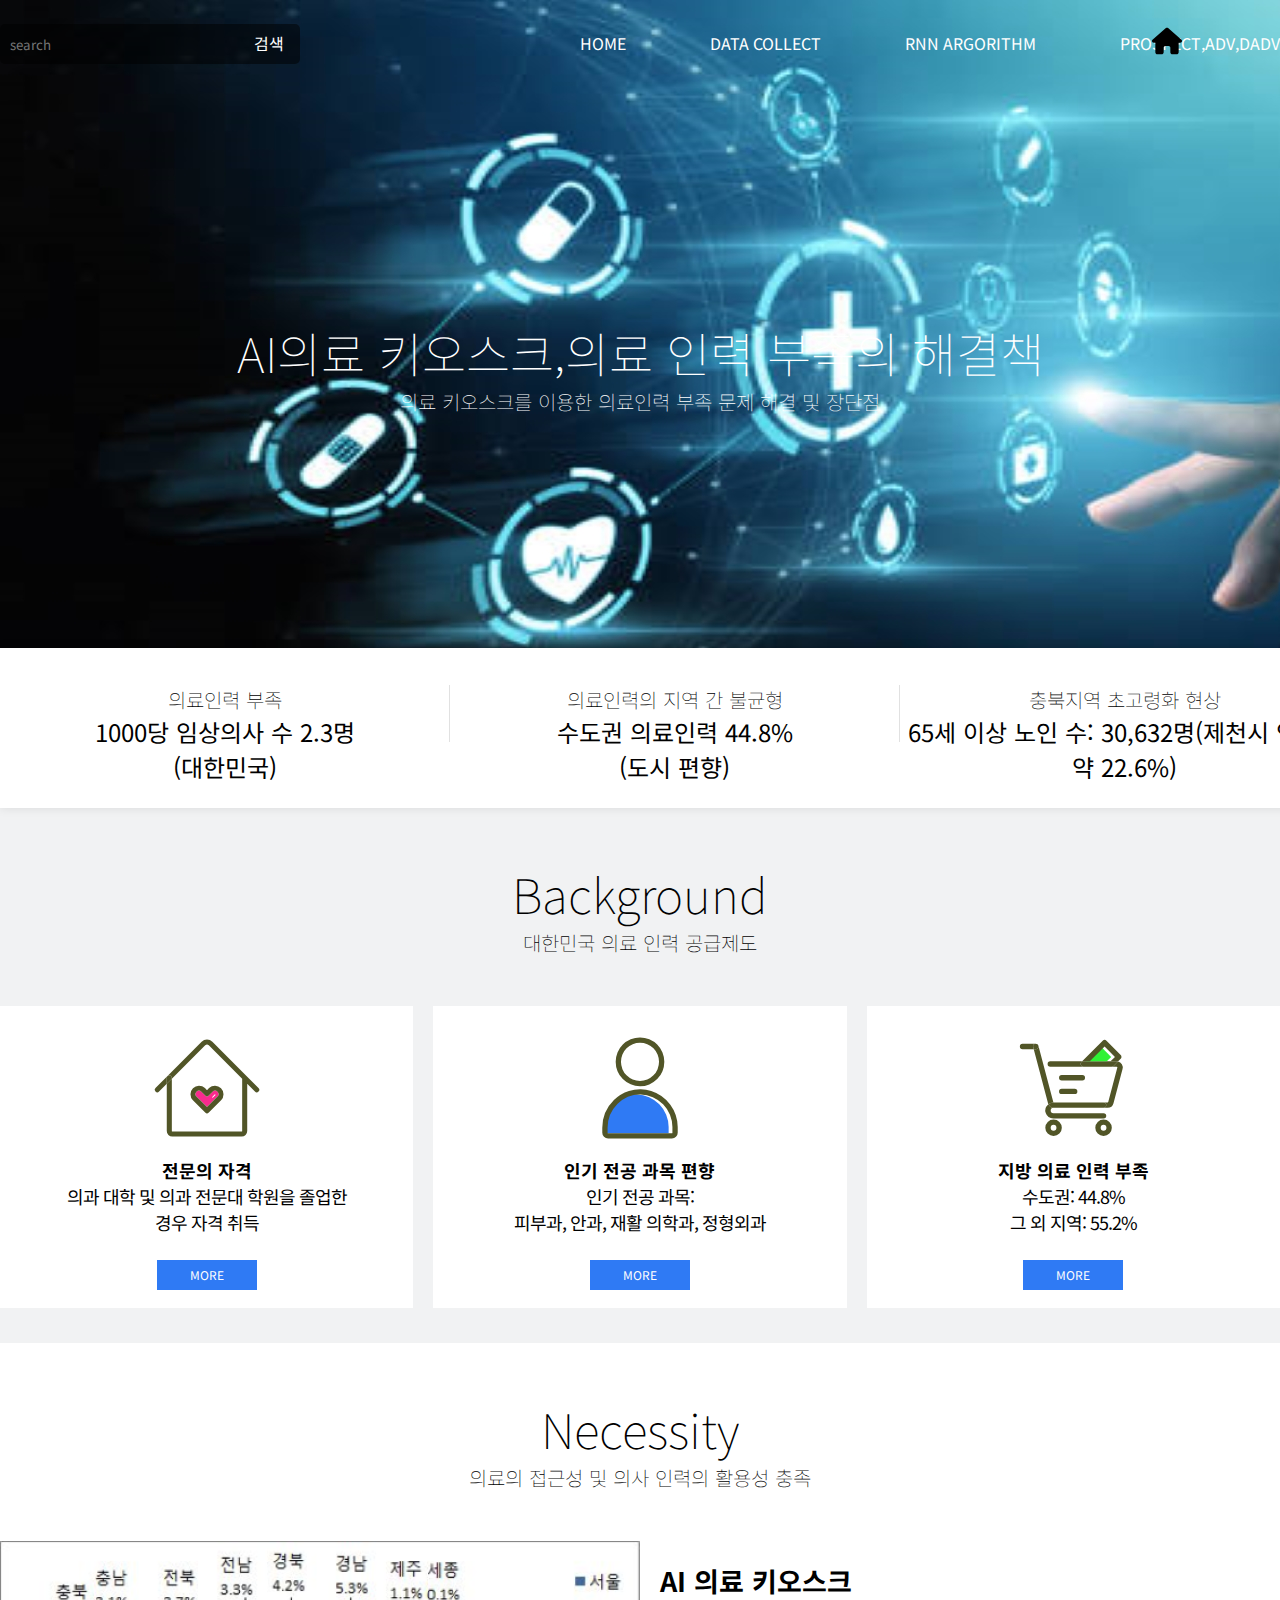
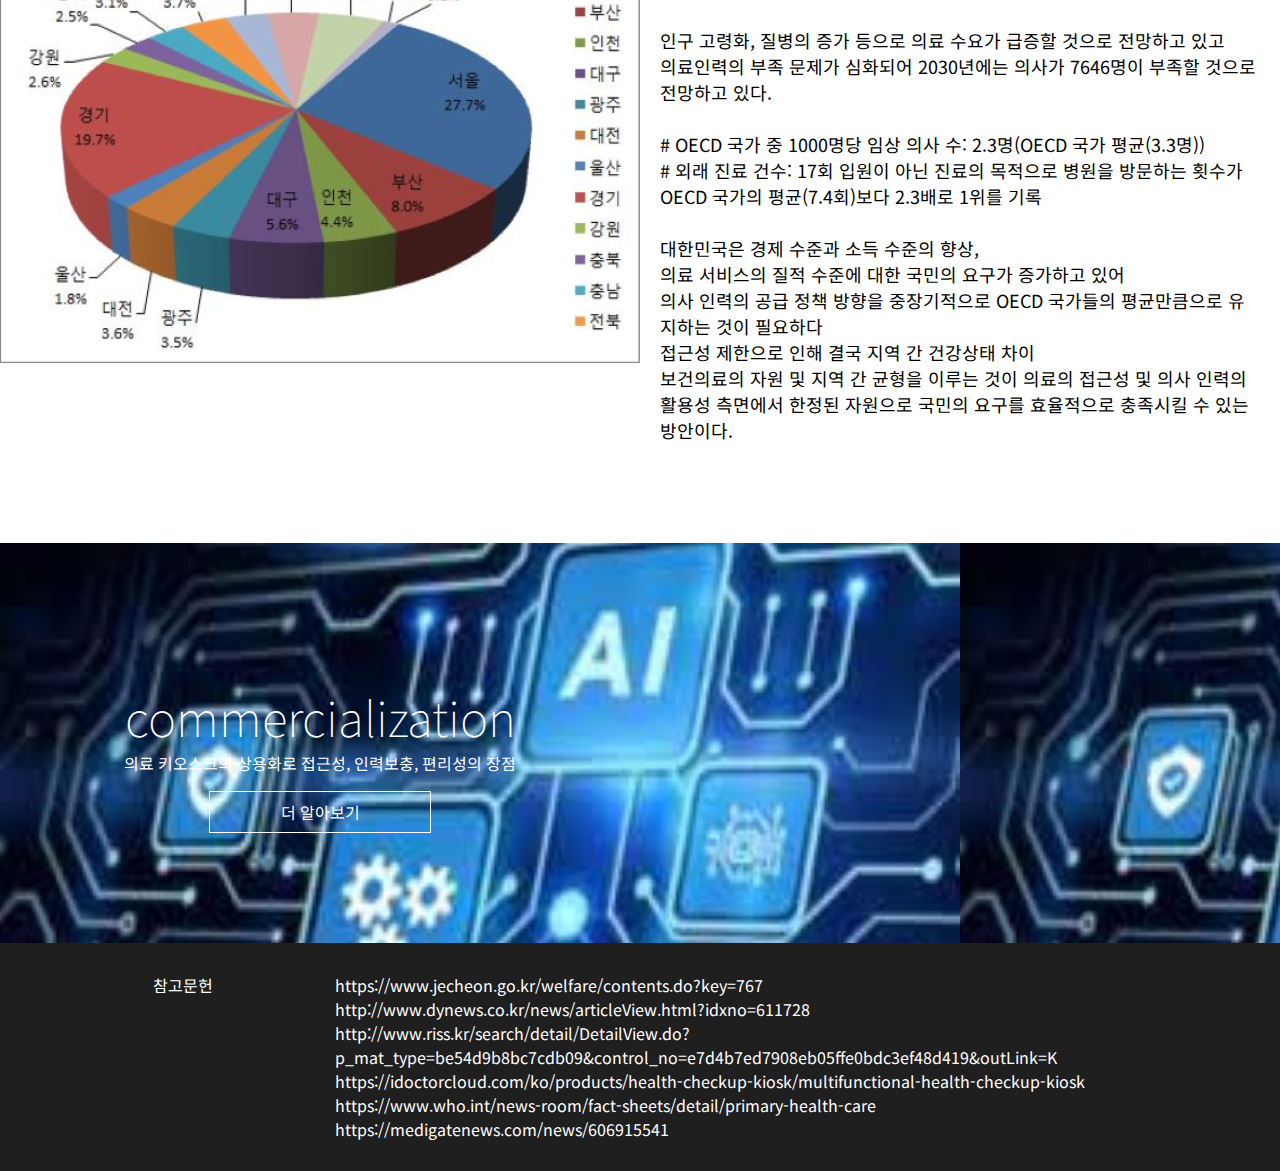
<file: web-end-file/home.html>
<!doctype html>
<html lang="ko">
  <head>
    <meta charset="UTF-8">
    <title>medical-kiosk.com</title>
    <link href="https://fonts.googleapis.com/css2?family=Noto+Sans+KR&display=swap" rel="stylesheet">
    <link rel="stylesheet" type="text/css" href="style1.css">
  </head>
  <body>
    <div class="wrap">
      <div class="intro_bg">
        <div class="header">
          <div class="searchArea">
            <form>
              <input type="search" placeholder="search">
              <span>검색</span>
            </form>
          </div>
          <div class="home">
            <a href="index.html">
              <img src="house-solid.svg" width="30px" height="30px">
            </a>
          </div>
          <ul class="nav">
            <li><a href="home.html">HOME</a></li>
            <li><a href="home2.html">DATA COLLECT</a></li>
            <li><a href="home3.html">RNN ARGORITHM </a></li>
            <li><a href="home4.html">PROSPECT,ADV,DADV</a></li>
          </ul>
        </div>
        <div class="intro_text">
          <h1>AI의료 키오스크,의료 인력 부족의 해결책</h1>
          <h4 class="contents1">의료 키오스크를 이용한 의료인력 부족 문제 해결 및 장단점</h4>
        </div>
      </div>
      </div>
      <!-- intro end-->
      <ul class="amount">
        <li>
          <div>
            <div class="contents1">의료인력 부족</div>
            <div class="result">1000당 임상의사 수 2.3명<br>(대한민국)</div>
          </div>
        </li>
        <li>
          <div>
            <div class="contents1">의료인력의 지역 간 불균형</div>
            <div class="result">수도권 의료인력 44.8%<br>(도시 편향)</div>
          </div>
        </li>
        <li>
          <div>
            <div class="contents1">충북지역 초고령화 현상</div>
            <div class="result"> 65세 이상 노인 수: 30,632명(제천시 인구의 약 22.6%)</div>
          </div>
        </li>
        <li>
            <div>
              <div class="contents1">충북 지역의 의료인력(종합병원 수)</div>
              <div class="result">전국 평균0.81개 충북 평균0.62개</div>
            </div>
        </li>
      </ul>
      <!-- amount end -->

      <div class="main_text0">
        <h1>Background</h1>
        <div class="contents1">대한민국 의료 인력 공급제도</div>
        
        <ul class="icons">
          <li>
            <div class="icon_img">
              <img src="im/icon2.svg">
            </div>
            <div class="contents1_bold">전문의 자격</div>
            <div class="contents2">
              의과 대학 및 의과 전문대 학원을 졸업한 경우 자격 취득
            </div>
            <div class="more">
            <a href="http://www.riss.kr/search/detail/DetailView.do?p_mat_type=be54d9b8bc7cdb09&control_no=e7d4b7ed7908eb05ffe0bdc3ef48d419&outLink=K
            ">MORE</a>
            </div>
          </li>

          <li>
            <div class="icon_img">
              <img src="im/icon0.svg">
            </div>
            <div class="contents1_bold">인기 전공 과목 편향</div>
            <div class="contents2">
                인기 전공 과목:<br> 피부과, 안과, 재활 의학과, 정형외과
            </div>
            <div class="more">
            <a href="https://more-money-no-problems.tistory.com/324">MORE</a>
            </div>
          </li>

          <li>
            <div class="icon_img">
              <img src="im/icon1.svg">
            </div>
            <div class="contents1_bold">지방 의료 인력 부족</div>
            <div class="contents2">
                수도권: 44.8% <br>그 외 지역: 55.2%
            </div>
            <div class="more">
            <a href="https://www.kci.go.kr/kciportal/ci/sereArticleSearch/ciSereArtiView.kci?sereArticleSearchBean.artiId=ART002800433
            ">MORE</a>
            </div>
          </li>
        </ul>
      </div>

      <div class="main_text1">
        <h1>Necessity</h1>
        <div class="contents1">의료의 접근성 및 의사 인력의 활용성 충족</div>
        <div class="service">
          <div class="food_photo">
            <img src="im/local2.png">
          </div>
          <div class="contents2">
              <h2>AI 의료 키오스크</h2>
              인구 고령화, 질병의 증가 등으로 의료 수요가 급증할 것으로 전망하고 있고<br>
              의료인력의 부족 문제가 심화되어 2030년에는 의사가 7646명이 부족할 것으로 전망하고 있다. <br><br>
              # OECD 국가 중 1000명당 임상 의사 수: 2.3명(OECD 국가 평균(3.3명)) <br>
              
              # 외래 진료 건수: 17회 입원이 아닌 진료의 목적으로 병원을 방문하는 횟수가 OECD 국가의 평균(7.4회)보다 2.3배로 1위를 기록<br><br>
              대한민국은 경제 수준과 소득 수준의 향상, <br>
              의료 서비스의 질적 수준에 대한 국민의 요구가 증가하고 있어 <br>
              
              의사 인력의 공급 정책 방향을 중장기적으로 OECD 국가들의 평균만큼으로 유지하는 것이 필요하다 <br>
              접근성 제한으로 인해 결국 지역 간 건강상태 차이<br>
              보건의료의 자원 및 지역 간 균형을 이루는 것이 의료의 접근성 및 의사 인력의 활용성 측면에서 한정된 자원으로 국민의 요구를 효율적으로 충족시킬 수 있는 방안이다. <br>
          </div>
        </div>
      </div>

      <div class="main_text2">
        <ul>
          <li>
            <div><h1>commercialization</h1></div>
            <div>의료 키오스크의 상용화로 접근성, 인력보충, 편리성의 장점</div>
            <div class="more2"><a href=" https://medigatenews.com/news/606915541">더 알아보기</a></div>
          </li>
          <li></li>
        </ul>
      </div>

      <div class="footer">
        <div>참고문헌</div>
        <div>
          <a href="https://www.jecheon.go.kr/welfare/contents.do?key=767">https://www.jecheon.go.kr/welfare/contents.do?key=767</a><br>
          <a href="http://www.dynews.co.kr/news/articleView.html?idxno=611728">http://www.dynews.co.kr/news/articleView.html?idxno=611728</a><br>
          <a href="http://www.riss.kr/search/detail/DetailView.do?p_mat_type=be54d9b8bc7cdb09&control_no=e7d4b7ed7908eb05ffe0bdc3ef48d419&outLink=K">http://www.riss.kr/search/detail/DetailView.do?p_mat_type=be54d9b8bc7cdb09&control_no=e7d4b7ed7908eb05ffe0bdc3ef48d419&outLink=K</a><br>
          <a href="https://idoctorcloud.com/ko/products/health-checkup-kiosk/multifunctional-health-checkup-kiosk">https://idoctorcloud.com/ko/products/health-checkup-kiosk/multifunctional-health-checkup-kiosk</a><br>
          <a href="https://www.who.int/news-room/fact-sheets/detail/primary-health-care">https://www.who.int/news-room/fact-sheets/detail/primary-health-care</a><br>
          <a href="https://medigatenews.com/news/606915541">https://medigatenews.com/news/606915541</a><br> 
        </div>
      </div>
    </div>
  </body>
</html>
</file>
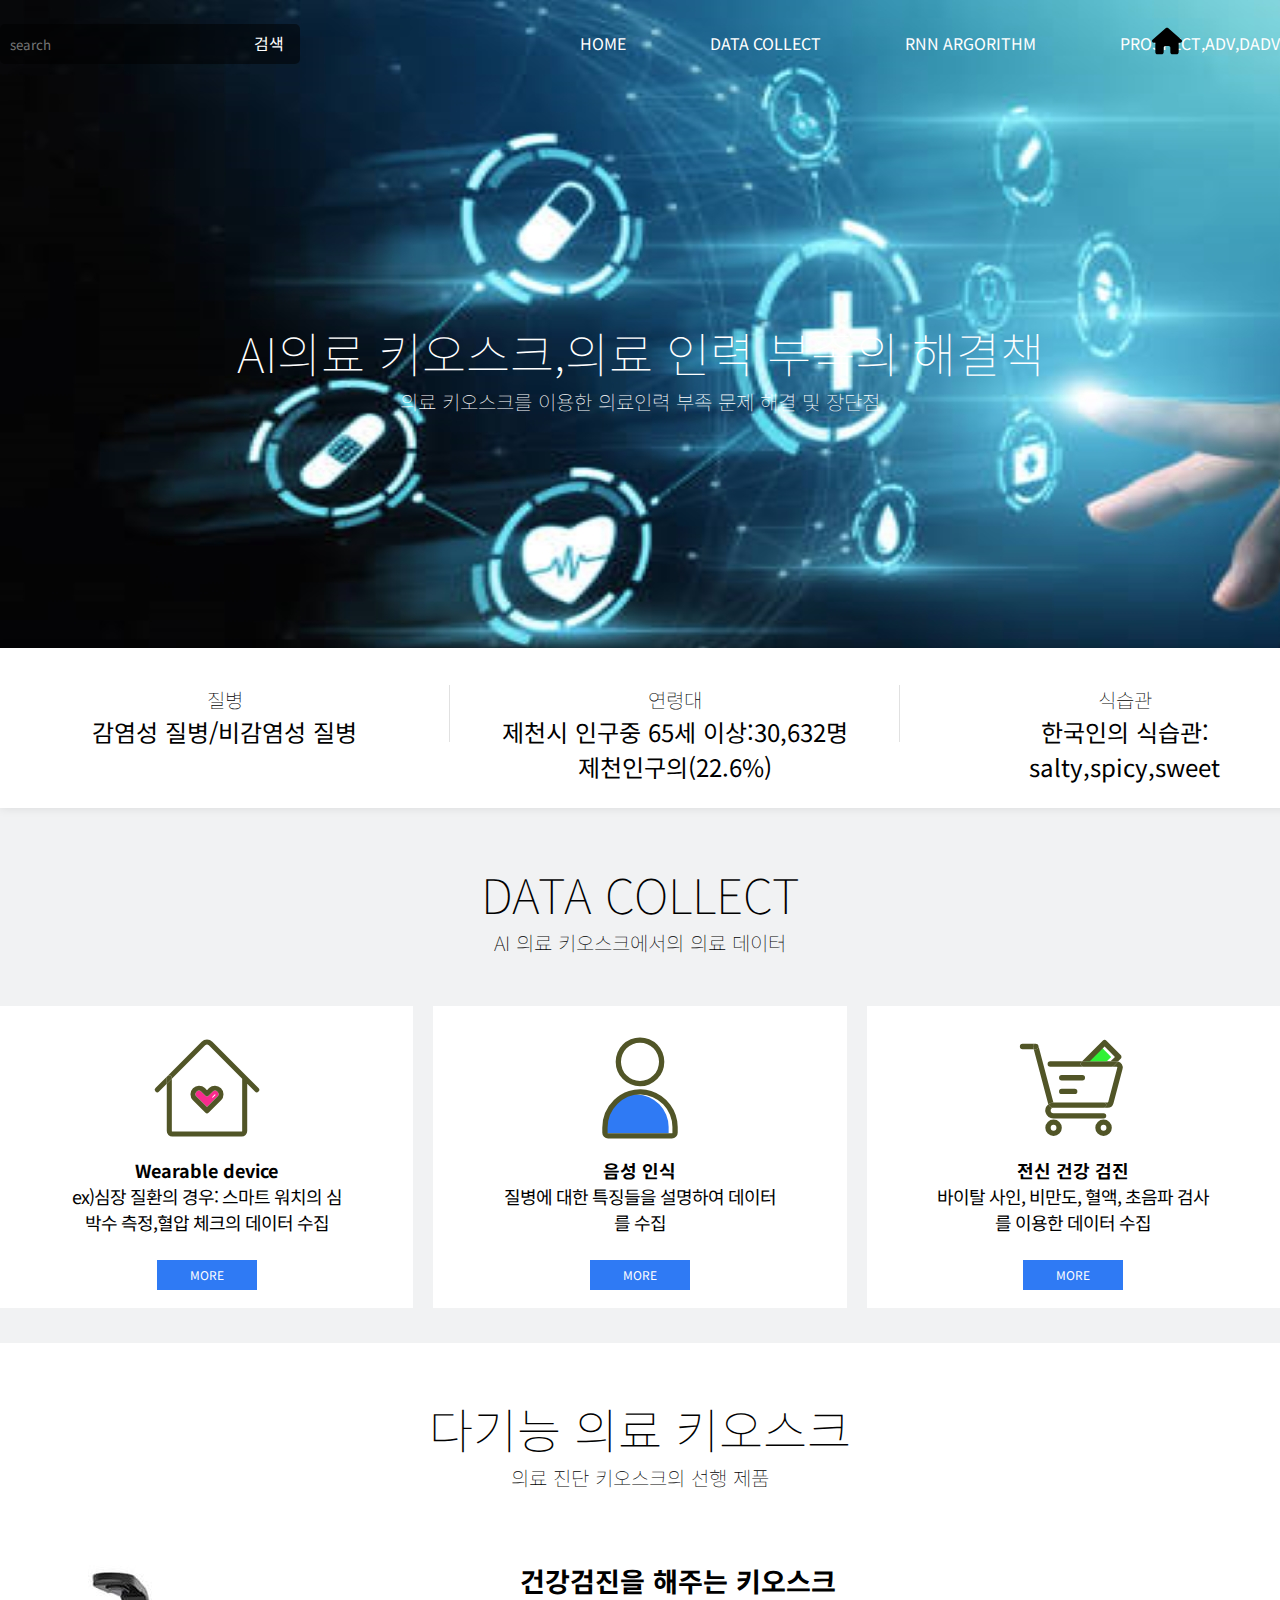
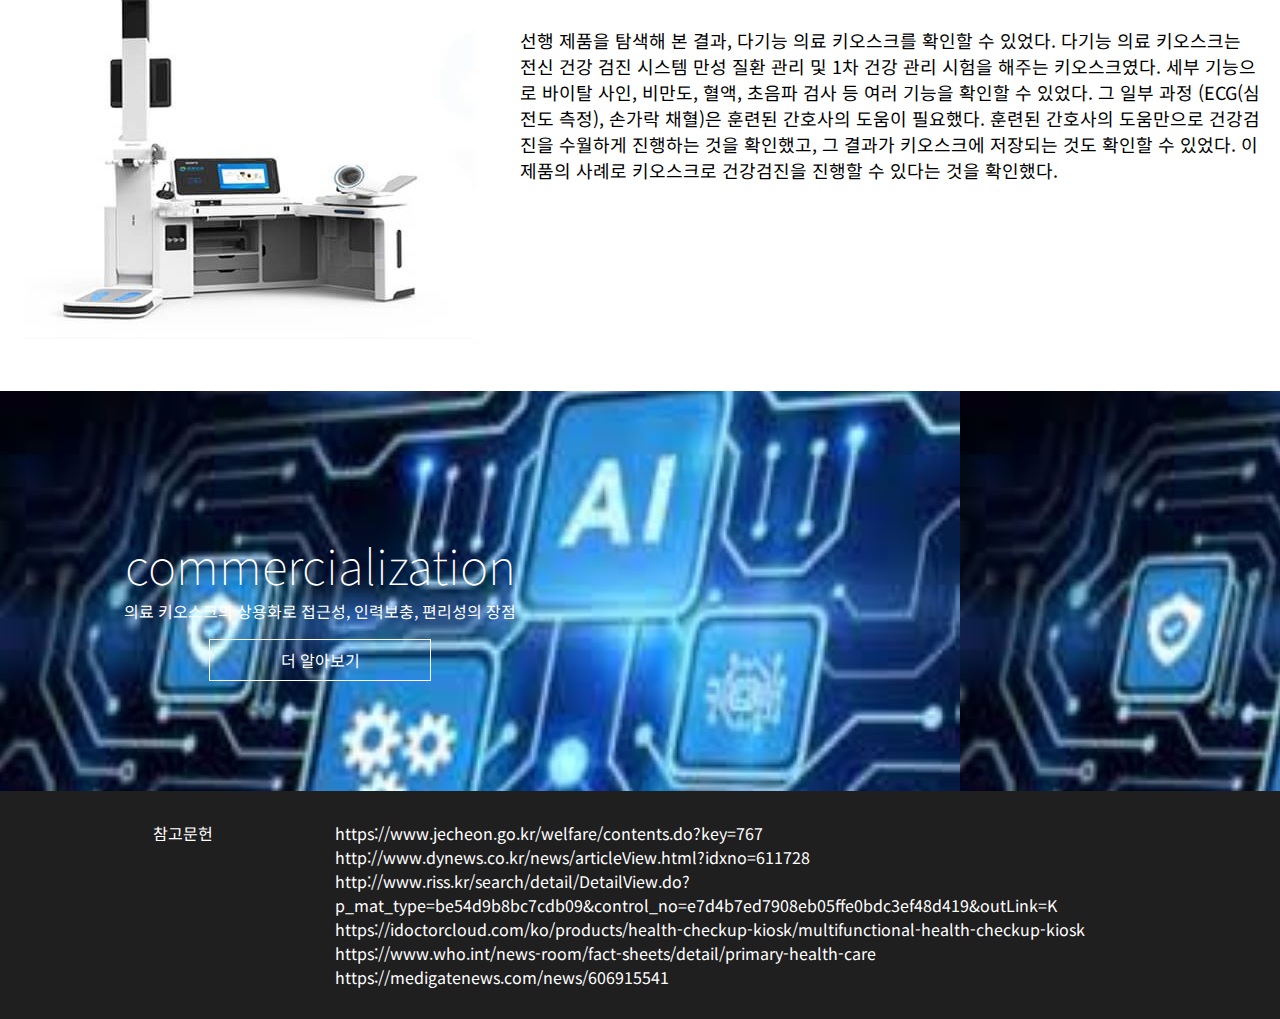
<file: web-end-file/home2.html>
<!doctype html>
<html lang="ko">
  <head>
    <meta charset="UTF-8">
    <title>medical-kiosk.com</title>
    <link href="https://fonts.googleapis.com/css2?family=Noto+Sans+KR&display=swap" rel="stylesheet">
    <link rel="stylesheet" type="text/css" href="style2.css">
  </head>
  <body>
    <div class="wrap">
      <div class="intro_bg">
        <div class="header">
          <div class="searchArea">
            <form>
              <input type="search" placeholder="search">
              <span>검색</span>
            </form>
          </div>
          <div class="home">
            <a href="index.html">
              <img src="house-solid.svg" width="30px" height="30px">
            </a>
          </div>
          <ul class="nav">
            <li><a href="home.html">HOME</a></li>
            <li><a href="home2.html">DATA COLLECT</a></li>
            <li><a href="home3.html">RNN ARGORITHM</a></li>
            <li><a href="home4.html">PROSPECT,ADV,DADV</a></li>
          </ul>
        </div>
        <div class="intro_text">
          <h1>AI의료 키오스크,의료 인력 부족의 해결책</h1>
          <h4 class="contents1">의료 키오스크를 이용한 의료인력 부족 문제 해결 및 장단점</h4>
        </div>
      </div>
      </div>
      <!-- intro end-->
      <ul class="amount">
        <li>
          <div>
            <div class="contents1">질병</div>
            <div class="result">감염성 질병/비감염성 질병</div>
          </div>
        </li>
        <li>
          <div>
            <div class="contents1">연령대</div>
            <div class="result">제천시 인구중 65세 이상:30,632명<br>제천인구의(22.6%)</div>
          </div>
        </li>
        <li>
          <div>
            <div class="contents1">식습관</div>
            <div class="result">한국인의 식습관:<br>salty,spicy,sweet</div>
          </div>
        </li>
        <li>
            <div>
              <div class="contents1">만성질환</div>
              <div class="result">당뇨병, 심혈관 질환, 만성 호흡기 질환,암</div>
            </div>
        </li>
      </ul>
      <!-- amount end -->

      <div class="main_text0">
        <h1>DATA COLLECT</h1>
        <div class="contents1">AI 의료 키오스크에서의 의료 데이터</div>
        
        <ul class="icons">
          <li>
            <div class="icon_img">
              <img src="im/icon2.svg">
            </div>
            <div class="contents1_bold">Wearable device </div>
            <div class="contents2">
                ex)심장 질환의 경우: 스마트 워치의 심박수 측정,혈압 체크의 데이터 수집
            </div>
            <div class="more">
            <a href="https://nhj12311.tistory.com/153">MORE</a>
            </div>
          </li>

          <li>
            <div class="icon_img">
              <img src="im/icon0.svg">
            </div>
            <div class="contents1_bold">음성 인식</div>
            <div class="contents2">
               질병에 대한 특징들을 설명하여 데이터를 수집
            </div>
            <div class="more">
            <a href="https://www.docdocdoc.co.kr/news/articleView.html?idxno=2013256">MORE</a>
            </div>
          </li>

          <li>
            <div class="icon_img">
              <img src="im/icon1.svg">
            </div>
            <div class="contents1_bold">전신 건강 검진</div>
            <div class="contents2">
              바이탈 사인, 비만도, 혈액, 초음파 검사를 이용한 데이터 수집
            </div>
            <div class="more">
            <a href="https://idoctorcloud.com/ko/products/health-checkup-kiosk/multifunctional-health-checkup-kiosk">MORE</a>
            </div>
          </li>
        </ul>
      </div>

      <div class="main_text1">
        <h1>다기능 의료 키오스크</h1>
        <div class="contents1">의료 진단 키오스크의 선행 제품</div>
        <div class="service">
          <div class="food_photo">
            <img src="im/Medical-kiosk2.jpg">
          </div>
          <div class="contents2">
              <h2>건강검진을 해주는 키오스크</h2>
              선행 제품을 탐색해 본 결과, 다기능 의료 키오스크를 확인할 수 있었다. 
              다기능 의료 키오스크는 전신 건강 검진 시스템 만성 질환 관리 및 1차 건강 관리 시험을 해주는 키오스크였다. 
              세부 기능으로 바이탈 사인, 비만도, 혈액, 초음파 검사 등 여러 기능을 확인할 수 있었다. 그 일부 과정 (ECG(심전도 측정), 
              손가락 채혈)은 훈련된 간호사의 도움이 필요했다.  훈련된 간호사의 도움만으로 건강검진을 수월하게 진행하는 것을 확인했고, 
              그 결과가 키오스크에 저장되는 것도 확인할 수 있었다. 이 제품의 사례로 키오스크로 건강검진을 진행할 수 있다는 것을 확인했다.
          </div>
        </div>
      </div>

      <div class="main_text2">
        <ul>
          <li>
            <div><h1>commercialization</h1></div>
            <div>의료 키오스크의 상용화로 접근성, 인력보충, 편리성의 장점</div>
            <div class="more2"><a href=" https://medigatenews.com/news/606915541">더 알아보기</a></div>
          </li>
          <li></li>
        </ul>
      </div>

      <div class="footer">
        <div>참고문헌</div>
        <div>
          <a href="https://www.jecheon.go.kr/welfare/contents.do?key=767">https://www.jecheon.go.kr/welfare/contents.do?key=767</a><br>
          <a href="http://www.dynews.co.kr/news/articleView.html?idxno=611728">http://www.dynews.co.kr/news/articleView.html?idxno=611728</a><br>
          <a href="http://www.riss.kr/search/detail/DetailView.do?p_mat_type=be54d9b8bc7cdb09&control_no=e7d4b7ed7908eb05ffe0bdc3ef48d419&outLink=K">http://www.riss.kr/search/detail/DetailView.do?p_mat_type=be54d9b8bc7cdb09&control_no=e7d4b7ed7908eb05ffe0bdc3ef48d419&outLink=K</a><br>
          <a href="https://idoctorcloud.com/ko/products/health-checkup-kiosk/multifunctional-health-checkup-kiosk">https://idoctorcloud.com/ko/products/health-checkup-kiosk/multifunctional-health-checkup-kiosk</a><br>
          <a href="https://www.who.int/news-room/fact-sheets/detail/primary-health-care">https://www.who.int/news-room/fact-sheets/detail/primary-health-care</a><br>
          <a href="https://medigatenews.com/news/606915541">https://medigatenews.com/news/606915541</a><br> 
        </div>
      </div>
    </div>
  </body>
</html>
</file>
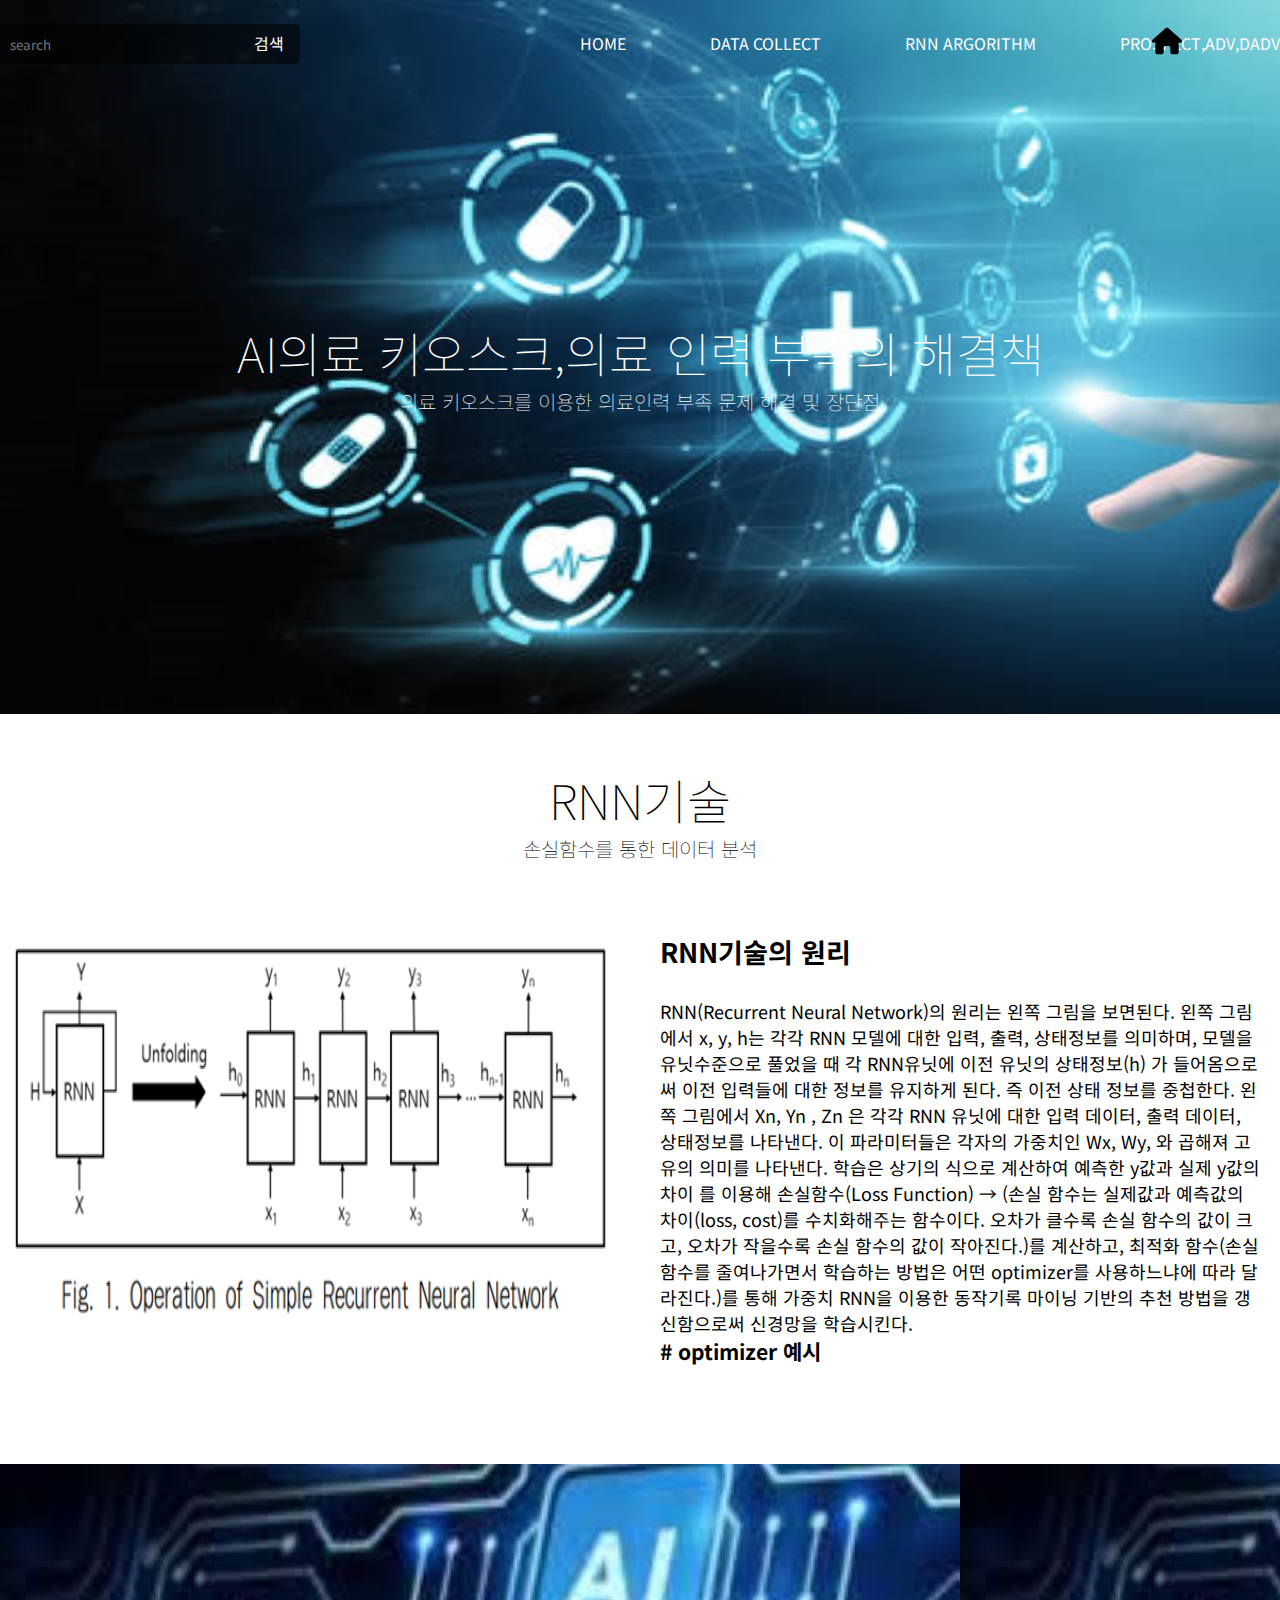
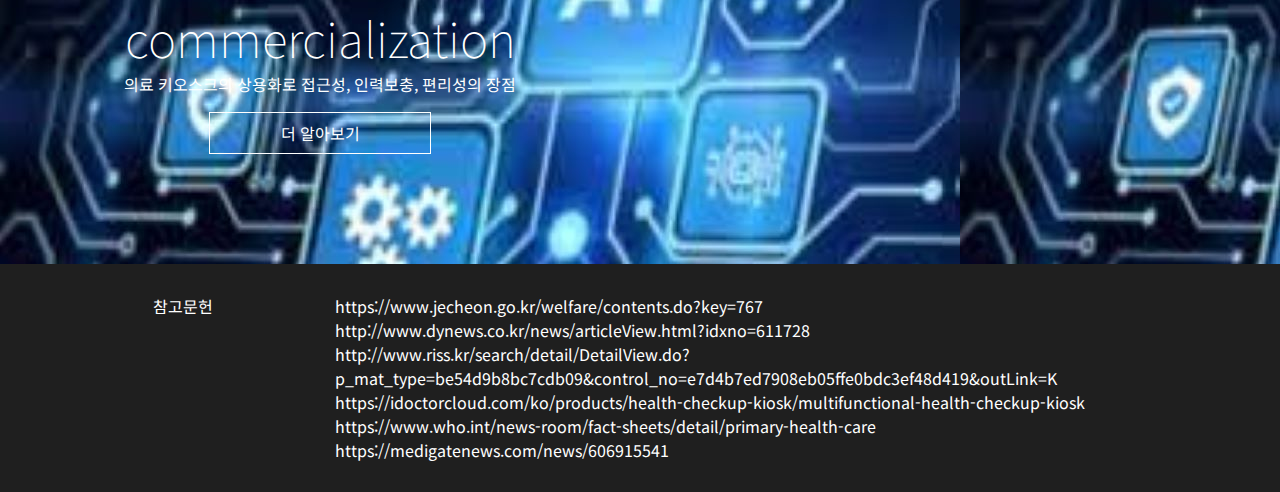
<file: web-end-file/home3.html>
<!doctype html>
<html lang="ko">
  <head>
    <meta charset="UTF-8">
    <title>medical-kiosk.com</title>
    <link href="https://fonts.googleapis.com/css2?family=Noto+Sans+KR&display=swap" rel="stylesheet">
    <link rel="stylesheet" type="text/css" href="style3.css">
  </head>
  <body>
    <div class="wrap">
      <div class="intro_bg">
        <div class="header">
          <div class="searchArea">
            <form>
              <input type="search" placeholder="search">
              <span>검색</span>
            </form>
          </div>
          <div class="home">
            <a href="index.html">
              <img src="house-solid.svg" width="30px" height="30px">
            </a>
          </div>
          <ul class="nav">
            <li><a href="home.html">HOME</a></li>
            <li><a href="home2.html">DATA COLLECT</a></li>
            <li><a href="home3.html">RNN ARGORITHM</a></li>
            <li><a href="home4.html">PROSPECT,ADV,DADV</a></li>
          </ul>
        </div>
        <div class="intro_text">
          <h1>AI의료 키오스크,의료 인력 부족의 해결책</h1>
          <h4 class="contents1">의료 키오스크를 이용한 의료인력 부족 문제 해결 및 장단점</h4>
        </div>
      </div>
      </div>
      <!-- intro end-->
      <div class="main_text1">
        <h1>RNN기술</h1>
        <div class="contents1">손실함수를 통한 데이터 분석</div>
        <div class="service">
          <div class="food_photo">
            <img src="im/RNNdata2.png">
          </div>
          <div class="contents2">
              <h2>RNN기술의 원리</h2>
              RNN(Recurrent Neural Network)의 원리는 왼쪽 그림을 보면된다. 
              왼쪽 그림에서 x, y, h는 각각 RNN 모델에 대한 입력, 출력, 상태정보를 의미하며,
              모델을 유닛수준으로 풀었을 때 각 RNN유닛에 이전 유닛의 상태정보(h) 가 들어옴으로써 이전 입력들에 대한 정보를 유지하게 된다.
              즉 이전 상태 정보를 중첩한다. 왼쪽 그림에서 Xn, Yn , Zn 은 각각 RNN 유닛에 대한 입력 데이터, 출력 데이터, 상태정보를 나타낸다.
              이 파라미터들은 각자의 가중치인 Wx, Wy, 와 곱해져 고유의 의미를 나타낸다. 
              학습은 상기의 식으로 계산하여 예측한 y값과 실제 y값의 차이 를 이용해 손실함수(Loss Function) → (손실 함수는 실제값과 예측값의 차이(loss, cost)를 수치화해주는 함수이다. 
              오차가 클수록 손실 함수의 값이 크고, 오차가 작을수록 손실 함수의 값이 작아진다.)를 계산하고, 
              최적화 함수(손실함수를 줄여나가면서 학습하는 방법은 어떤 optimizer를 사용하느냐에 따라 달라진다.)를 통해
              가중치 RNN을 이용한 동작기록 마이닝 기반의 추천 방법을 갱신함으로써 신경망을 학습시킨다.
              <h3><a href="https://dbstndi6316.tistory.com/297"># optimizer 예시</a></h3>
          </div>
        </div>
      </div>

      <div class="main_text2">
        <ul>
          <li>
            <div><h1>commercialization</h1></div>
            <div>의료 키오스크의 상용화로 접근성, 인력보충, 편리성의 장점</div>
            <div class="more2"><a href=" https://medigatenews.com/news/606915541">더 알아보기</a> </div>
          </li>
          <li></li>
        </ul>
      </div>

      <div class="footer">
        <div>참고문헌</div>
        <div>
          <a href="https://www.jecheon.go.kr/welfare/contents.do?key=767">https://www.jecheon.go.kr/welfare/contents.do?key=767</a><br>
          <a href="http://www.dynews.co.kr/news/articleView.html?idxno=611728">http://www.dynews.co.kr/news/articleView.html?idxno=611728</a><br>
          <a href="http://www.riss.kr/search/detail/DetailView.do?p_mat_type=be54d9b8bc7cdb09&control_no=e7d4b7ed7908eb05ffe0bdc3ef48d419&outLink=K">http://www.riss.kr/search/detail/DetailView.do?p_mat_type=be54d9b8bc7cdb09&control_no=e7d4b7ed7908eb05ffe0bdc3ef48d419&outLink=K</a><br>
          <a href="https://idoctorcloud.com/ko/products/health-checkup-kiosk/multifunctional-health-checkup-kiosk">https://idoctorcloud.com/ko/products/health-checkup-kiosk/multifunctional-health-checkup-kiosk</a><br>
          <a href="https://www.who.int/news-room/fact-sheets/detail/primary-health-care">https://www.who.int/news-room/fact-sheets/detail/primary-health-care</a><br>
          <a href="https://medigatenews.com/news/606915541">https://medigatenews.com/news/606915541</a><br> 
        </div>
      </div>
    </div>
  </body>
</html>
</file>
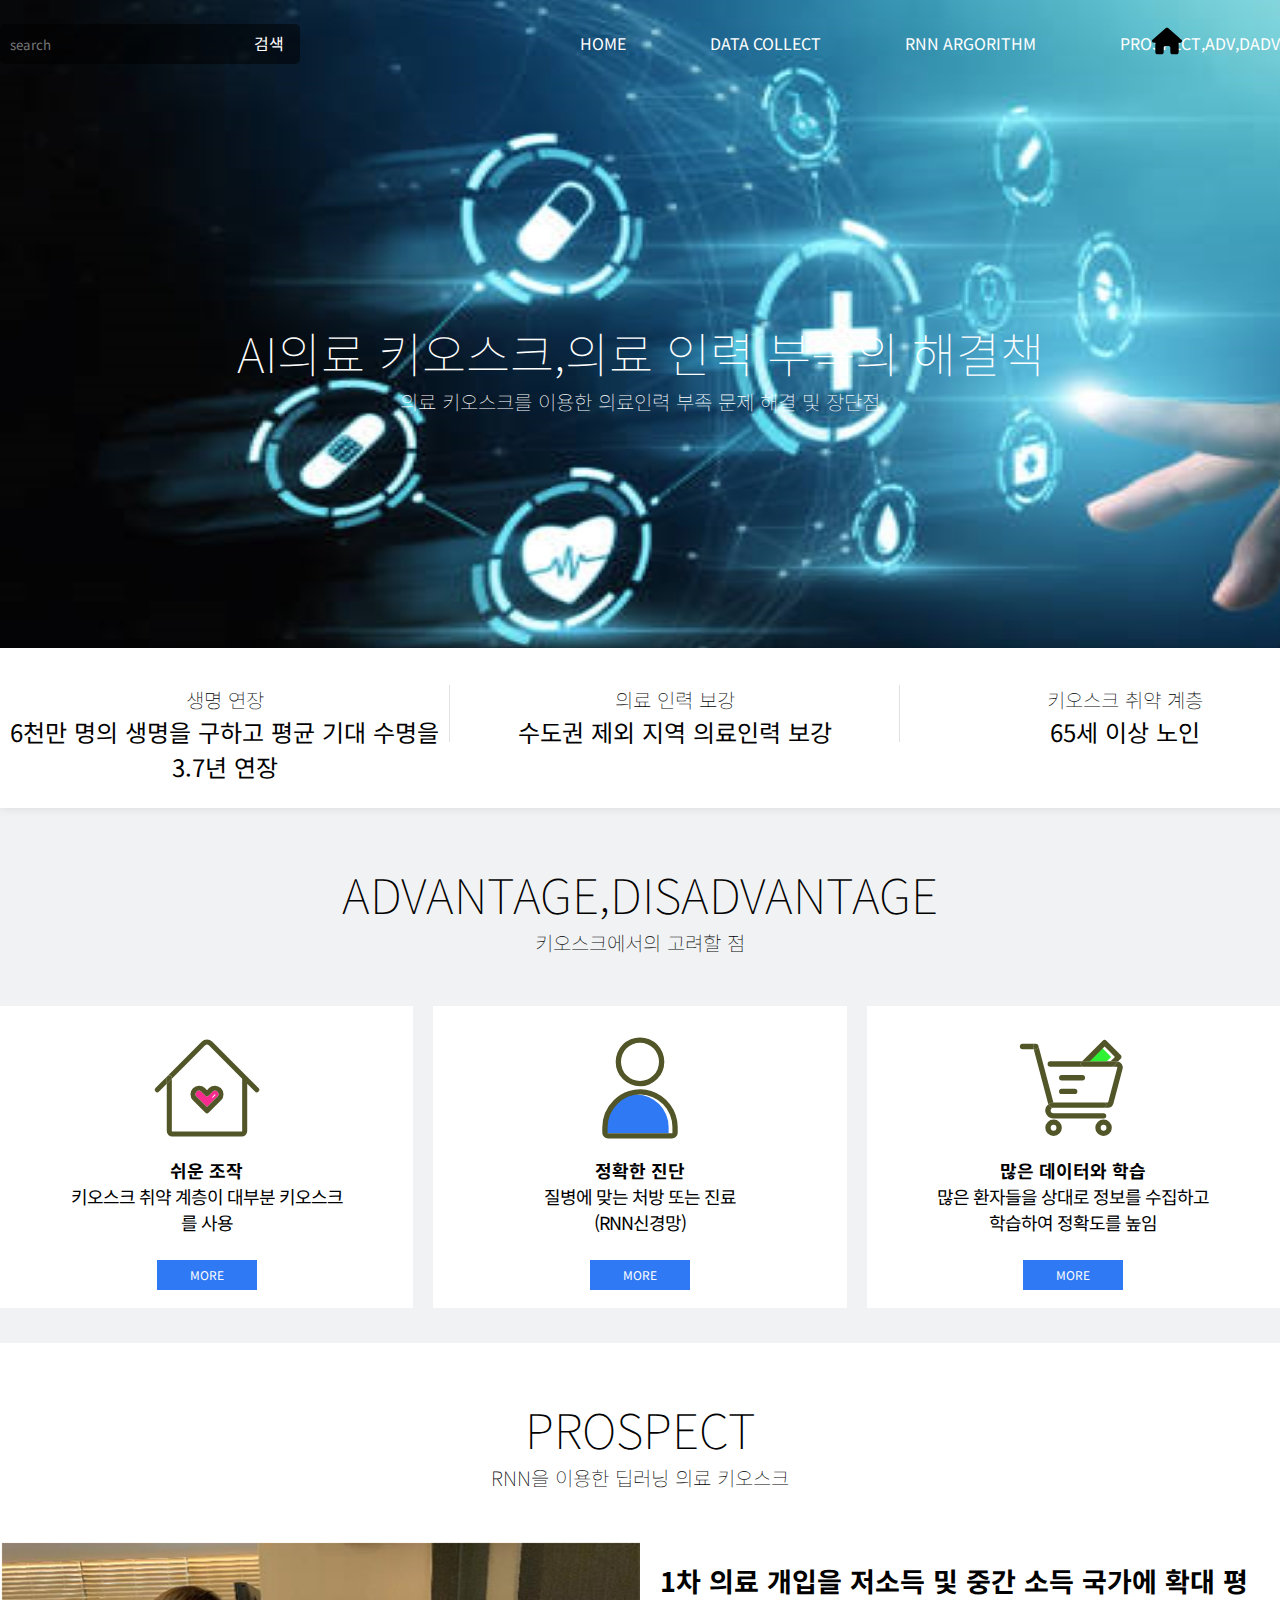
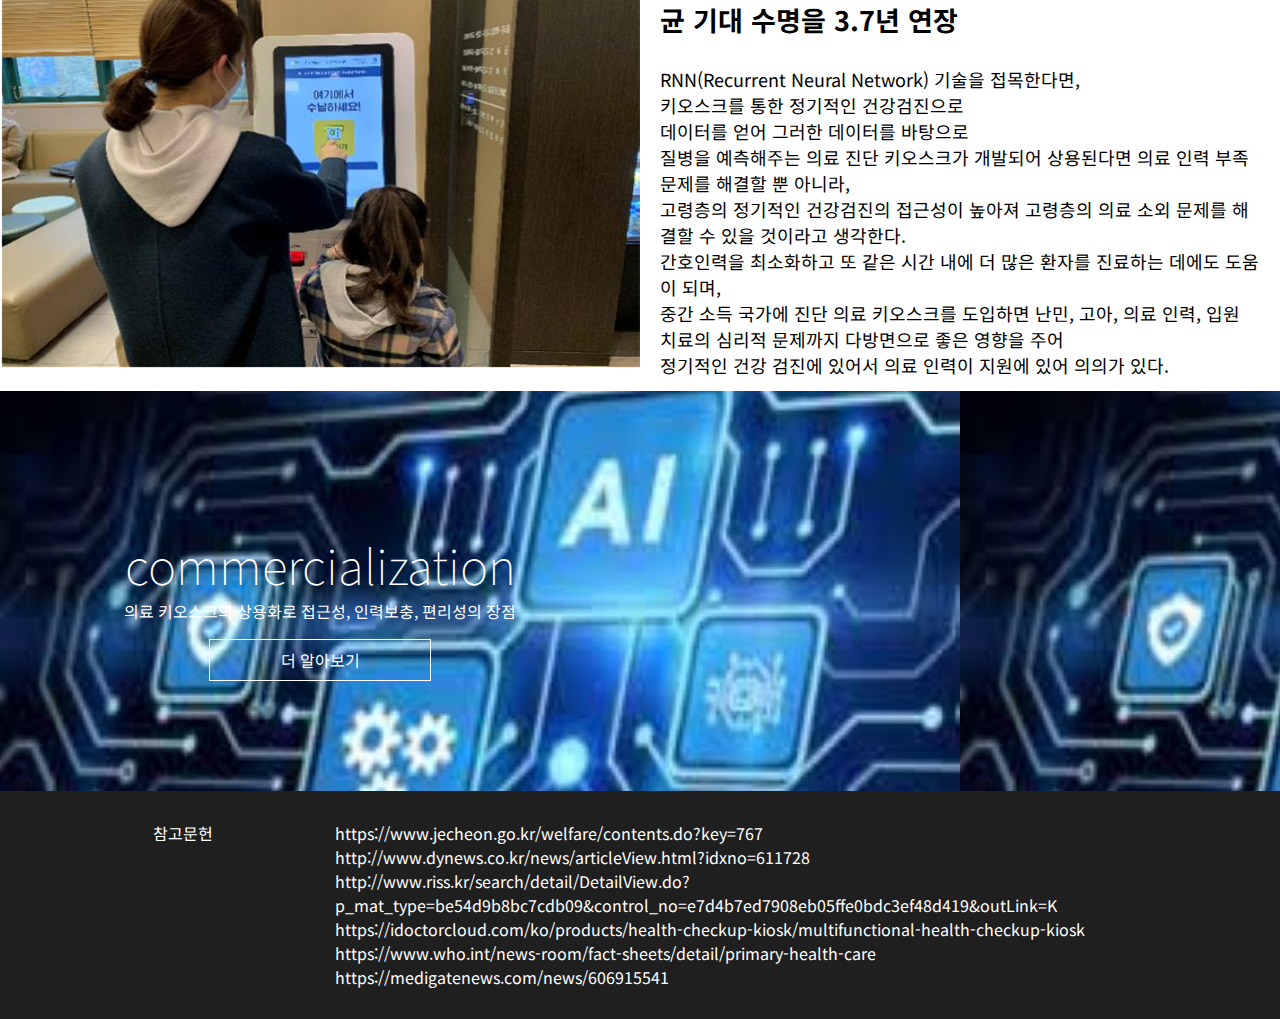
<file: web-end-file/home4.html>
<!doctype html>
<html lang="ko">
  <head>
    <meta charset="UTF-8">
    <title>medical-kiosk.com</title>
    <link href="https://fonts.googleapis.com/css2?family=Noto+Sans+KR&display=swap" rel="stylesheet">
    <link rel="stylesheet" type="text/css" href="style2.css">
  </head>
  <body>
    <div class="wrap">
      <div class="intro_bg">
        <div class="header">
          <div class="searchArea">
            <form>
              <input type="search" placeholder="search">
              <span>검색</span>
            </form>
          </div>
          <div class="home">
            <a href="index.html">
              <img src="house-solid.svg" width="30px" height="30px">
            </a>
          </div>
          <ul class="nav">
            <li><a href="home.html">HOME</a></li>
            <li><a href="home2.html">DATA COLLECT</a></li>
            <li><a href="home3.html">RNN ARGORITHM</a></li>
            <li><a href="home4.html">PROSPECT,ADV,DADV</a></li>
          </ul>
        </div>
        <div class="intro_text">
          <h1>AI의료 키오스크,의료 인력 부족의 해결책</h1>
          <h4 class="contents1">의료 키오스크를 이용한 의료인력 부족 문제 해결 및 장단점</h4>
        </div>
      </div>
      </div>
      <!-- intro end-->
      <ul class="amount">
        <li>
          <div>
            <div class="contents1">생명 연장</div>
            <div class="result">6천만 명의 생명을 구하고 평균 기대 수명을 3.7년 연장</div>
          </div>
        </li>
        <li>
          <div>
            <div class="contents1">의료 인력 보강</div>
            <div class="result">수도권 제외 지역 의료인력 보강</div>
          </div>
        </li>
        <li>
          <div>
            <div class="contents1">키오스크 취약 계층</div>
            <div class="result">65세 이상 노인</div>
          </div>
        </li>
        <li>
            <div>
              <div class="contents1">키오스크의 오류</div>
              <div class="result">데이터 부족의 오류</div>
            </div>
        </li>
      </ul>
      <!-- amount end -->

      <div class="main_text0">
        <h1>ADVANTAGE,DISADVANTAGE</h1>
        <div class="contents1">키오스크에서의 고려할 점</div>
        
        <ul class="icons">
          <li>
            <div class="icon_img">
              <img src="im/icon2.svg">
            </div>
            <div class="contents1_bold">쉬운 조작</div>
            <div class="contents2">
                키오스크 취약 계층이 대부분 키오스크를 사용
            </div>
            <div class="more">
            <a href="https://m.blog.naver.com/j-joy/222371769372">MORE</a>
            </div>
          </li>

          <li>
            <div class="icon_img">
              <img src="im/icon0.svg">
            </div>
            <div class="contents1_bold">정확한 진단</div>
            <div class="contents2">
                질병에 맞는 처방 또는 진료<br>(RNN신경망)
            </div>
            <div class="more">
            <a href="https://www.kci.go.kr/kciportal/ci/sereArticleSearch/ciSereArtiView.kci?sereArticleSearchBean.artiId=ART002493686">MORE</a>
            </div>
          </li>

          <li>
            <div class="icon_img">
              <img src="im/icon1.svg">
            </div>
            <div class="contents1_bold">많은 데이터와 학습</div>
            <div class="contents2">
                많은 환자들을 상대로 정보를 수집하고 학습하여 정확도를 높임
            </div>
            <div class="more">
            <a href="http://www.biotimes.co.kr/news/articleView.html?idxno=7882">MORE</a>
            </div>
          </li>
        </ul>
      </div>

      <div class="main_text1">
        <h1>PROSPECT</h1>
        <div class="contents1">RNN을 이용한 딥러닝 의료 키오스크</div>
        <div class="service">
          <div class="food_photo">
            <img src="im/213903.png">
          </div>
          <div class="contents2">
            <h2>1차 의료 개입을 저소득 및 중간 소득 국가에 확대 평균 기대 수명을 3.7년 연장</h2>
            RNN(Recurrent Neural Network) 기술을 접목한다면, <br>
            키오스크를 통한 정기적인 건강검진으로 <br>
            데이터를 얻어 그러한 데이터를 바탕으로 <br>
            질병을 예측해주는 의료 진단 키오스크가 개발되어 상용된다면 의료 인력 부족 문제를 해결할 뿐 아니라,<br>
            고령층의 정기적인 건강검진의 접근성이 높아져 고령층의 의료 소외 문제를 해결할 수 있을 것이라고 생각한다.<br>
            
            간호인력을 최소화하고 또 같은 시간 내에 더 많은 환자를 진료하는 데에도 도움이 되며, <br>
            중간 소득 국가에 진단 의료 키오스크를 도입하면 난민, 고아, 의료 인력, 입원 치료의 심리적 문제까지 다방면으로 좋은 영향을 주어 <br>
            정기적인 건강 검진에 있어서 의료 인력이 지원에 있어 의의가 있다. <br><br>
          </div>
        </div>
      </div>

      <div class="main_text2">
        <ul>
          <li>
            <div><h1>commercialization</h1></div>
            <div>의료 키오스크의 상용화로 접근성, 인력보충, 편리성의 장점</div>
            <div class="more2"><a href=" https://medigatenews.com/news/606915541">더 알아보기</a></div>
          </li>
          <li></li>
        </ul>
      </div>

      <div class="footer">
        <div>참고문헌</div>
        <div>
          <a href="https://www.jecheon.go.kr/welfare/contents.do?key=767">https://www.jecheon.go.kr/welfare/contents.do?key=767</a><br>
          <a href="http://www.dynews.co.kr/news/articleView.html?idxno=611728">http://www.dynews.co.kr/news/articleView.html?idxno=611728</a><br>
          <a href="http://www.riss.kr/search/detail/DetailView.do?p_mat_type=be54d9b8bc7cdb09&control_no=e7d4b7ed7908eb05ffe0bdc3ef48d419&outLink=K">http://www.riss.kr/search/detail/DetailView.do?p_mat_type=be54d9b8bc7cdb09&control_no=e7d4b7ed7908eb05ffe0bdc3ef48d419&outLink=K</a><br>
          <a href="https://idoctorcloud.com/ko/products/health-checkup-kiosk/multifunctional-health-checkup-kiosk">https://idoctorcloud.com/ko/products/health-checkup-kiosk/multifunctional-health-checkup-kiosk</a><br>
          <a href="https://www.who.int/news-room/fact-sheets/detail/primary-health-care">https://www.who.int/news-room/fact-sheets/detail/primary-health-care</a><br>
          <a href="https://medigatenews.com/news/606915541">https://medigatenews.com/news/606915541</a><br> 
        </div>
      </div>
    </div>
  </body>
</html>
</file>
<file: web-end-file/style1.css>
*{
  font-family: 'Noto Sans KR', sans-serif;
  list-style: none;
  text-decoration: none;
  border-collapse: collapse;
  margin:0px;
  padding: 0px;
  color: #000;
}

h1 {
  font-size: 48px;
  font-weight: 100;
}
.contents1{
  font-size: 20px;
  font-weight: lighter;
}
.contents2{
  font-size: 18px;
}
.contents3 {
  font-size: 14px;
  font-weight: 100;
}
.contents1_bold{
  font-size: 18px;
  font-weight: bold;
}
/* --- */

.result{
  font-size: 24px;
}

.intro_bg{
  background-image: url("im/imaging.jpg");
  width: 100%;
  height: 714px;
}
.home{
  margin-left: 90%;
  margin-top: 2%;
  position:absolute;
}

.header{
  width:1280px;
  margin:auto;
  display:flex;
  height: 86px;
}
.searchArea{
  width:300px;
  height:40px;
  background: rgba(0, 0, 0, 0.5);
  border-radius: 5px;
  margin-top:24px;
}
.searchArea > form > input{
  border:none;
  width:250px;
  height:40px;
  background: rgba(0, 0, 0, 0.0);
  color:#fff;
  padding-left:10px;
}
.searchArea > form > span{
  width:50px;
  color:#fff;
}
.nav{
  display: flex;
  justify-content: flex-end;
  width:calc(1280px - 300px);
  line-height: 86px;
}
.nav > li {
  margin-left:84px;
}

.nav > li > a {
  color: #fff;
}

.amount{
  position: relative;
  top:-66px;
  display: flex;
  width:1800px;
  background: #fff;
  box-shadow: 0px 0px 10px rgba(0, 0, 0, 0.1);
  margin: auto;
}
.amount > li {
  flex: 1;
  height: 160px;
}
.amount > li > div {
  text-align: center;
  margin-top:37px;
  height:57px;
}

.amount > li:not(:last-child) > div{
  border-right:1px solid #E1E1E1;
}
.intro_text{
  width:100%;
  margin:231px auto 231px auto;
  text-align: center;
}
.intro_text > h1,
.intro_text > h4{
  color:#fff;
}

/* main_text0 */

.main_text0{
  width: 100%;
  height:601px;
  margin-top:-132px;
  background: #f1f2f3;
}
.main_text0 > h1{
  padding-top:116px;
  text-align: center;
}
.main_text0 > .contents1 {
  text-align: center;
}

.icons{
  display: flex;
  width:1280px;
  height: 302px;
  /* background: orange; */
  margin:auto;
}
.icons > li {
  flex: 1;
  background: white;
  margin-top:49px;
  height:302px;
  text-align: center;
}
.icons > li > .icon_img{
  margin-top:18px;
}

.icons > li:not(:last-child){
  margin-right: 20px;
}

.icons .contents2 {
  width:280px;
  margin:auto;
  letter-spacing: -1px;
}
.more{
  width:100px;
  height: 30px;
  background: #2F7AF4;
  color: #fff;
  font-size: 12px;
  line-height: 30px;
  margin:25px auto;
}
.more a{
  color: #fff;
}

/* main_text1*/

.main_text1{
  width: 100%;
  height:800px;
  /* margin-top:-132px; */
  /* background: #2F7AF4 */
}
.main_text1 > h1{
  padding-top:50px;
  text-align: center;
}
.main_text1 > .contents1 {
  text-align: center;
}
.service {
  width:1280px;
  display: flex;
  margin: 49px auto;
  height:427px;
}

.service > .contents2 {
  padding: 20px;
}
.service > .contents2 > h2{
  margin-bottom: 27px;
}

/* main_text2 */
.main_text2 {
  width:100%;
  height:400px;
  background-image: url("im/health2.jpg");
}

.main_text2 > ul {
  display: flex;
  padding-top:138px;
}

.main_text2 > ul > li {
  flex: 1;
  text-align: center;
}
.main_text2 > ul > li > div,
.main_text2 > ul > li > div > h1{
  color: #fff;
}
.more2{
  width:220px;
  height:40px;
  border: 1px solid #fff;
  color: #fff;
  line-height: 40px;
  cursor: pointer;
  margin:16px auto;
}
.more2 a{
  color: #fff;
}

.footer{
  display: flex;
  background: #1f1f1f;
  padding:30px;
}
.footer > div:first-child {
  flex:3;
  text-align: center;
  color: #fff;
}
.footer > div:last-child {
  flex:9;
  color: #fff;
}
.footer a{
  color: #fff;
}
</file>
<file: web-end-file/style2.css>
*{
  font-family: 'Noto Sans KR', sans-serif;
  list-style: none;
  text-decoration: none;
  border-collapse: collapse;
  margin:0px;
  padding: 0px;
  color: #000;
}

.home{
  margin-left: 90%;
  margin-top: 2%;
  position:absolute;
}


h1 {
  font-size: 48px;
  font-weight: 100;
}
.contents1{
  font-size: 20px;
  font-weight: lighter;
}
.contents2{
  font-size: 18px;
}
.contents3 {
  font-size: 14px;
  font-weight: 100;
}
.contents1_bold{
  font-size: 18px;
  font-weight: bold;
}
/* --- */

.result{
  font-size: 24px;
}

.intro_bg{
  background-image: url("im/imaging.jpg");
  width: 100%;
  height: 714px;
}

.header{
  width:1280px;
  margin:auto;
  display:flex;
  height: 86px;
}
.searchArea{
  width:300px;
  height:40px;
  background: rgba(0, 0, 0, 0.5);
  border-radius: 5px;
  margin-top:24px;
}
.searchArea > form > input{
  border:none;
  width:250px;
  height:40px;
  background: rgba(0, 0, 0, 0.0);
  color:#fff;
  padding-left:10px;
}
.searchArea > form > span{
  width:50px;
  color:#fff;
}
.nav{
  display: flex;
  justify-content: flex-end;
  width:calc(1280px - 300px);
  line-height: 86px;
}
.nav > li {
  margin-left:84px;
}

.nav > li > a {
  color: #fff;
}

.amount{
  position: relative;
  top:-66px;
  display: flex;
  width:1800px;
  background: #fff;
  box-shadow: 0px 0px 10px rgba(0, 0, 0, 0.1);
  margin: auto;
}
.amount > li {
  flex: 1;
  height: 160px;
}
.amount > li > div {
  text-align: center;
  margin-top:37px;
  height:57px;
}

.amount > li:not(:last-child) > div{
  border-right:1px solid #E1E1E1;
}
.intro_text{
  width:100%;
  margin:231px auto 231px auto;
  text-align: center;
}
.intro_text > h1,
.intro_text > h4{
  color:#fff;
}

/* main_text0 */

.main_text0{
  width: 100%;
  height:601px;
  margin-top:-132px;
  background: #f1f2f3;
}
.main_text0 > h1{
  padding-top:116px;
  text-align: center;
}
.main_text0 > .contents1 {
  text-align: center;
}

.icons{
  display: flex;
  width:1280px;
  height: 302px;
  /* background: orange; */
  margin:auto;
}
.icons > li {
  flex: 1;
  background: white;
  margin-top:49px;
  height:302px;
  text-align: center;
}
.icons > li > .icon_img{
  margin-top:18px;
}

.icons > li:not(:last-child){
  margin-right: 20px;
}

.icons .contents2 {
  width:280px;
  margin:auto;
  letter-spacing: -1px;
}
.more{
  width:100px;
  height: 30px;
  background: #2F7AF4;
  color: #fff;
  font-size: 12px;
  line-height: 30px;
  margin:25px auto;
}
.more a{
  color: #fff;
}

/* main_text1*/

.main_text1{
  width: 100%;
  height:648px;
  /* margin-top:-132px; */
  /* background: #2F7AF4 */
}
.main_text1 > h1{
  padding-top:50px;
  text-align: center;
}
.main_text1 > .contents1 {
  text-align: center;
}
.service {
  width:1280px;
  display: flex;
  margin: 49px auto;
  height:427px;
}

.service > .contents2 {
  padding: 20px;
}
.service > .contents2 > h2{
  margin-bottom: 27px;
}

/* main_text2 */
.main_text2 {
  width:100%;
  height:400px;
  background-image: url("im/health2.jpg");
}

.main_text2 > ul {
  display: flex;
  padding-top:138px;
}

.main_text2 > ul > li {
  flex: 1;
  text-align: center;
}
.main_text2 > ul > li > div,
.main_text2 > ul > li > div > h1{
  color: #fff;
}
.more2{
  width:220px;
  height:40px;
  border: 1px solid #fff;
  color: #fff;
  line-height: 40px;
  cursor: pointer;
  margin:16px auto;
}
.more2 a{
  color: #fff;
}

.footer{
  display: flex;
  background: #1f1f1f;
  padding:30px;
}
.footer > div:first-child {
  flex:3;
  text-align: center;
  color: #fff;
}
.footer > div:last-child {
  flex:9;
  color: #fff;
}
.footer a{
  color: #fff;
}
</file>
<file: web-end-file/style3.css>
*{
  font-family: 'Noto Sans KR', sans-serif;
  list-style: none;
  text-decoration: none;
  border-collapse: collapse;
  margin:0px;
  padding: 0px;
  color: #000;
}

.home{
  margin-left: 90%;
  margin-top: 2%;
  position:absolute;
}

h1 {
  font-size: 48px;
  font-weight: 100;
}
.contents1{
  font-size: 20px;
  font-weight: lighter;
}
.contents2{
  font-size: 18px;
}
.contents3 {
  font-size: 14px;
  font-weight: 100;
}
.contents1_bold{
  font-size: 18px;
  font-weight: bold;
}
/* --- */

.result{
  font-size: 24px;
}

.intro_bg{
  background-image: url("im/imaging.jpg");
  width: 100%;
  height: 714px;
}

.header{
  width:1280px;
  margin:auto;
  display:flex;
  height: 86px;
}
.searchArea{
  width:300px;
  height:40px;
  background: rgba(0, 0, 0, 0.5);
  border-radius: 5px;
  margin-top:24px;
}
.searchArea > form > input{
  border:none;
  width:250px;
  height:40px;
  background: rgba(0, 0, 0, 0.0);
  color:#fff;
  padding-left:10px;
}
.searchArea > form > span{
  width:50px;
  color:#fff;
}
.nav{
  display: flex;
  justify-content: flex-end;
  width:calc(1280px - 300px);
  line-height: 86px;
}
.nav > li {
  margin-left:84px;
}

.nav > li > a {
  color: #fff;
}
.intro_text{
  width:100%;
  margin:231px auto 231px auto;
  text-align: center;
}
.intro_text > h1,
.intro_text > h4{
  color:#fff;
}

/* main_text1*/

.main_text1{
  width: 100%;
  height:750px;
  /* margin-top:-132px; */
  /* background: #2F7AF4 */
}
.main_text1 > h1{
  padding-top:50px;
  text-align: center;
}
.main_text1 > .contents1 {
  text-align: center;
}
.service {
  width:1280px;
  display: flex;
  margin: 49px auto;
  height:427px;
}

.service > .contents2 {
  padding: 20px;
}
.service > .contents2 > h2{
  margin-bottom: 27px;
}

/* main_text2 */
.main_text2 {
  width:100%;
  height:400px;
  background-image: url("im/health2.jpg");
}

.main_text2 > ul {
  display: flex;
  padding-top:138px;
}

.main_text2 > ul > li {
  flex: 1;
  text-align: center;
}
.main_text2 > ul > li > div,
.main_text2 > ul > li > div > h1{
  color: #fff;
}
.more2{
  width:220px;
  height:40px;
  border: 1px solid #fff;
  color: #fff;
  line-height: 40px;
  cursor: pointer;
  margin:16px auto;
}
.more2 a{
  color: #fff;
}

.footer{
  display: flex;
  background: #1f1f1f;
  padding:30px;
}
.footer > div:first-child {
  flex:3;
  text-align: center;
  color: #fff;
}
.footer > div:last-child {
  flex:9;
  color: #fff;
}
.footer a{
  color: #fff;
}
</file>
